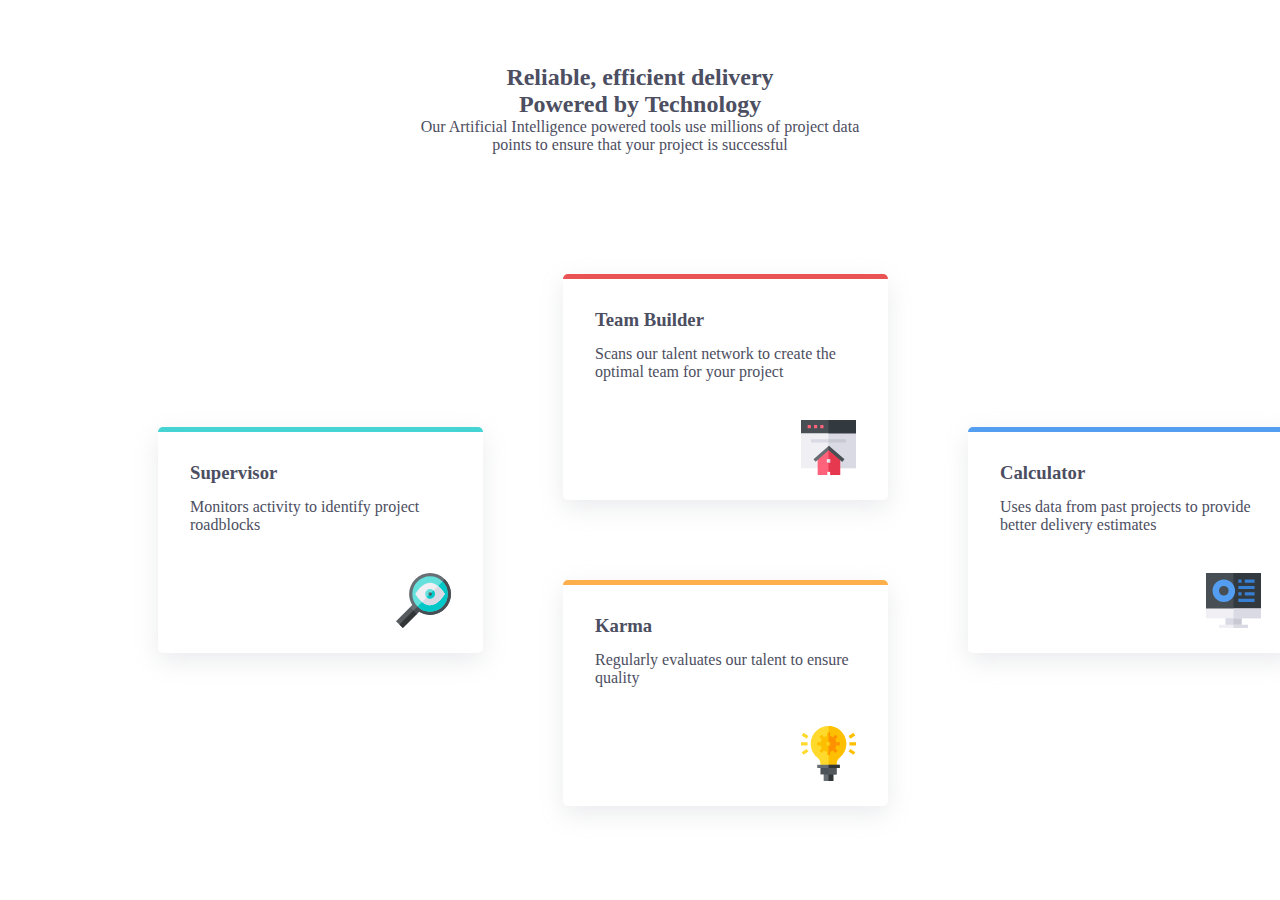
<file: indexx.html>
<!DOCTYPE html>
<html lang="en">
<head>
    <meta charset="UTF-8">
    <meta http-equiv="X-UA-Compatible" content="IE=edge">
    <meta name="viewport" content="width=device-width, initial-scale=1.0">
    <link rel="icon" type="image/png" sizes="32x32" href="./images/favicon-32x32.png">
  <link rel="stylesheet" href="/styles.css">
    <title>Document</title>
</head>
<body>
    <div class="container">
        <header>
          <div class="top">
          <h2>Reliable, efficient delivery</h2>
          <h2>Powered by Technology</h2>
          <p>  Our Artificial Intelligence powered tools use millions of project data points 
            to ensure that your project is successful</p>
          </div>
        </header>
       
        <div class="cards">
          <div class="card supervisor">
            <h3> Supervisor</h3>
            <p> Monitors activity to identify project roadblocks</p>
            <img src="/images/icon-supervisor.svg" alt="">
  
          </div>
          <div class="card team">
            <h3> Team Builder</h3>
            <p>Scans our talent network to create the optimal team for your project</p>
            <img src="/images/icon-team-builder.svg" alt="">
          </div>
          <div class="card calculator">
            <h3>Calculator</h3>
            <p>Uses data from past projects to provide better delivery estimates</p>
            <img src="/images/icon-calculator.svg" alt="">
          </div>
          <div class="card karma">
            <h3>  Karma</h3>
            <p>Regularly evaluates our talent to ensure quality</p>
            <img src="/images/icon-karma.svg" alt="">
          </div>
        </div>
 
</body>
</html>
</file>
<file: styles.css>
body{

width: 1024px;
background-color: white;
margin: 4rem auto 1rem auto;
padding: 0px;
color: hsl(234, 12%, 34%);
}
header *{
    padding: 0;
    margin: 0;
}
.top{
    text-align: center;
    width: 450px;
    margin: 0 auto; 
    height: 20vh;

}
.cards{
    /* background-color: aqua; */
    display: grid;
    grid-template-columns: repeat(3, 1fr );
    gap: 20px;
}
.card{
    width: 275px;
    height: 175px;
    padding: 23px 25px ;
    margin: 30px;
    border-radius: 5px;
    display: flex;
    flex-direction: column;
    box-shadow: rgba(149, 157, 165, 0.2) 0px 8px 24px;
   
}
.card *{
    padding: 0;
    margin: 7px 
}
.card>img{
    max-width: 55px;
    margin-top: 32px;
    align-self: flex-end;

}
.team{
    border-top: 5px solid hsl(0, 78%, 62%);
   
}
.supervisor{
    border-top: 5px solid hsl(180, 62%, 55%);
   
}
.karma{
    border-top: 5px solid hsl(34, 97%, 64%);
    grid-column: 2;
}
.calculator{
    border-top: 5px solid hsl(212, 86%, 64%);
    
}
.supervisor,
.calculator {
    grid-row: span 2;
    align-self: center;
}
@media only screen and (max-width:600px){
    body{
        width: 100%;
        padding: 20px;
    }
    .top{
        width: 100%;
    }
    .cards{
        width: 100%;
        display: flex;
        flex-wrap: wrap;
    
    }
    .cards *{
        position: relative;
    }
}
</file>
